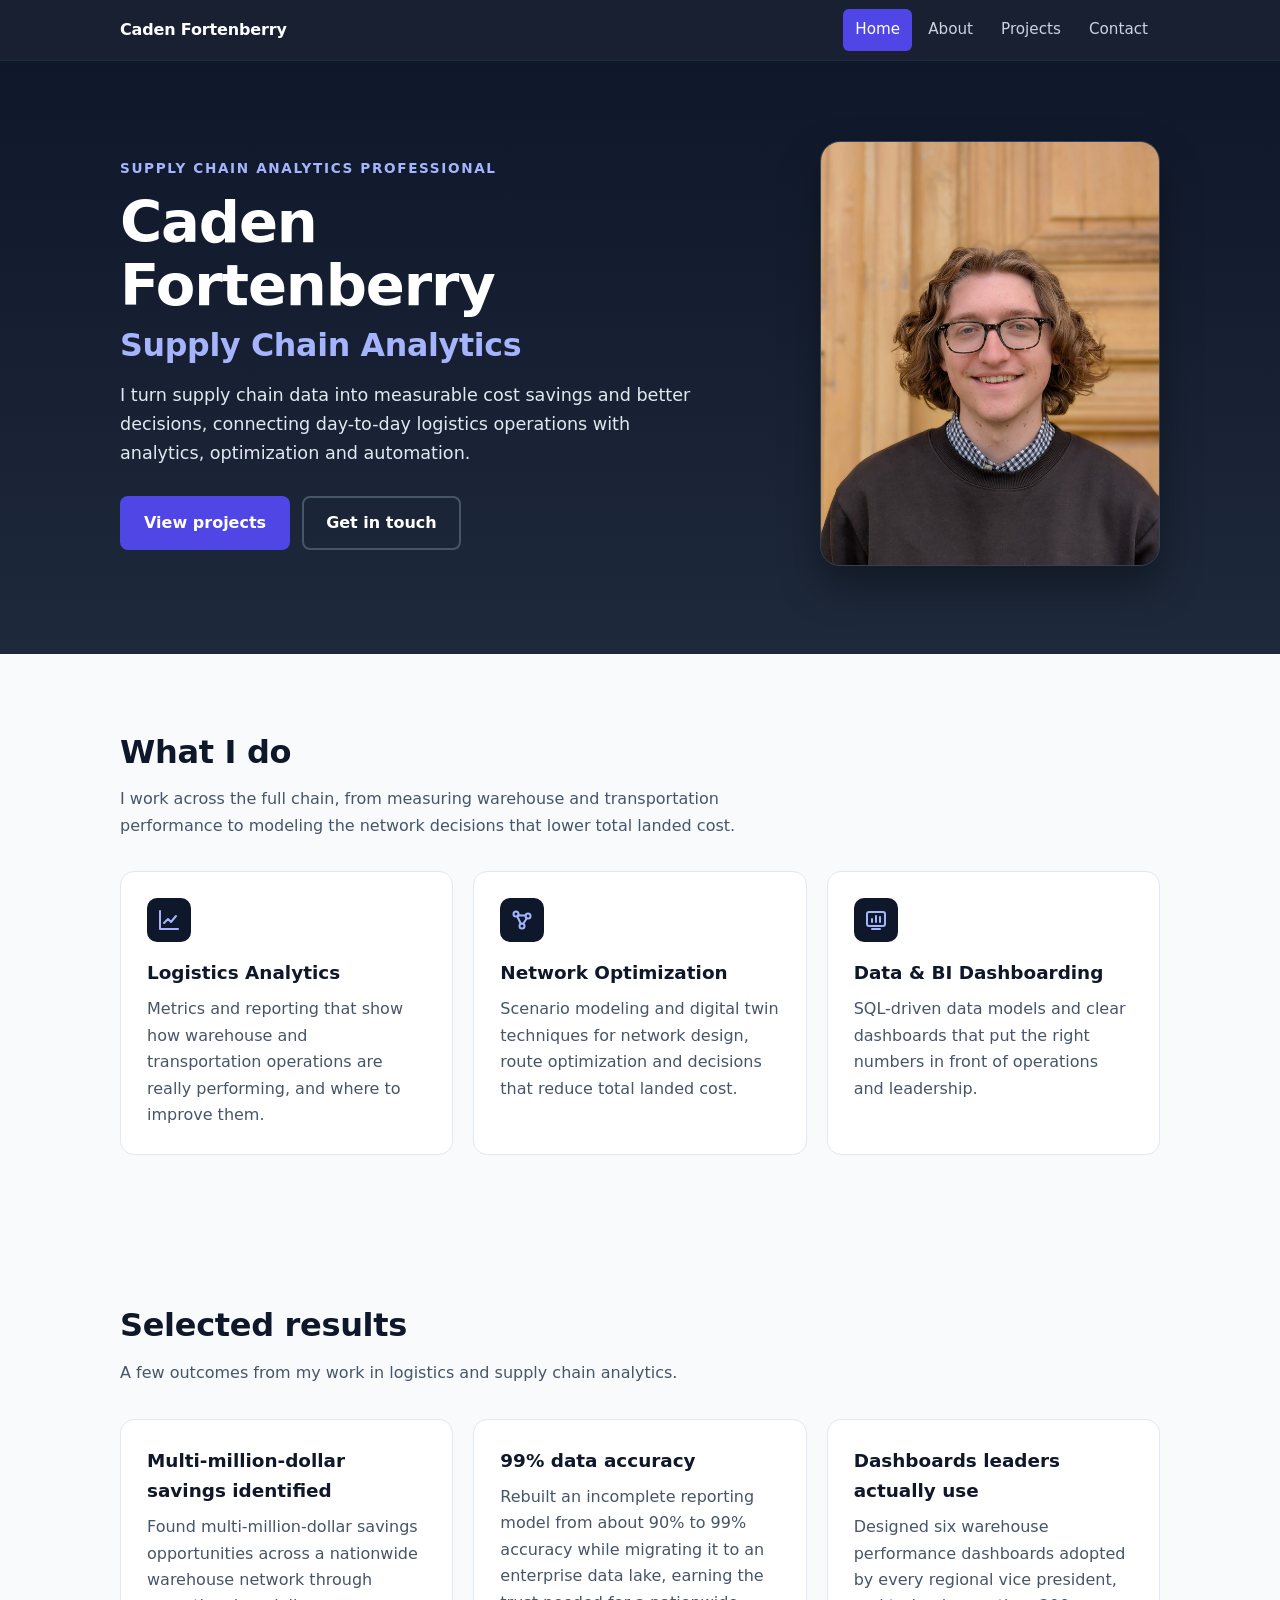
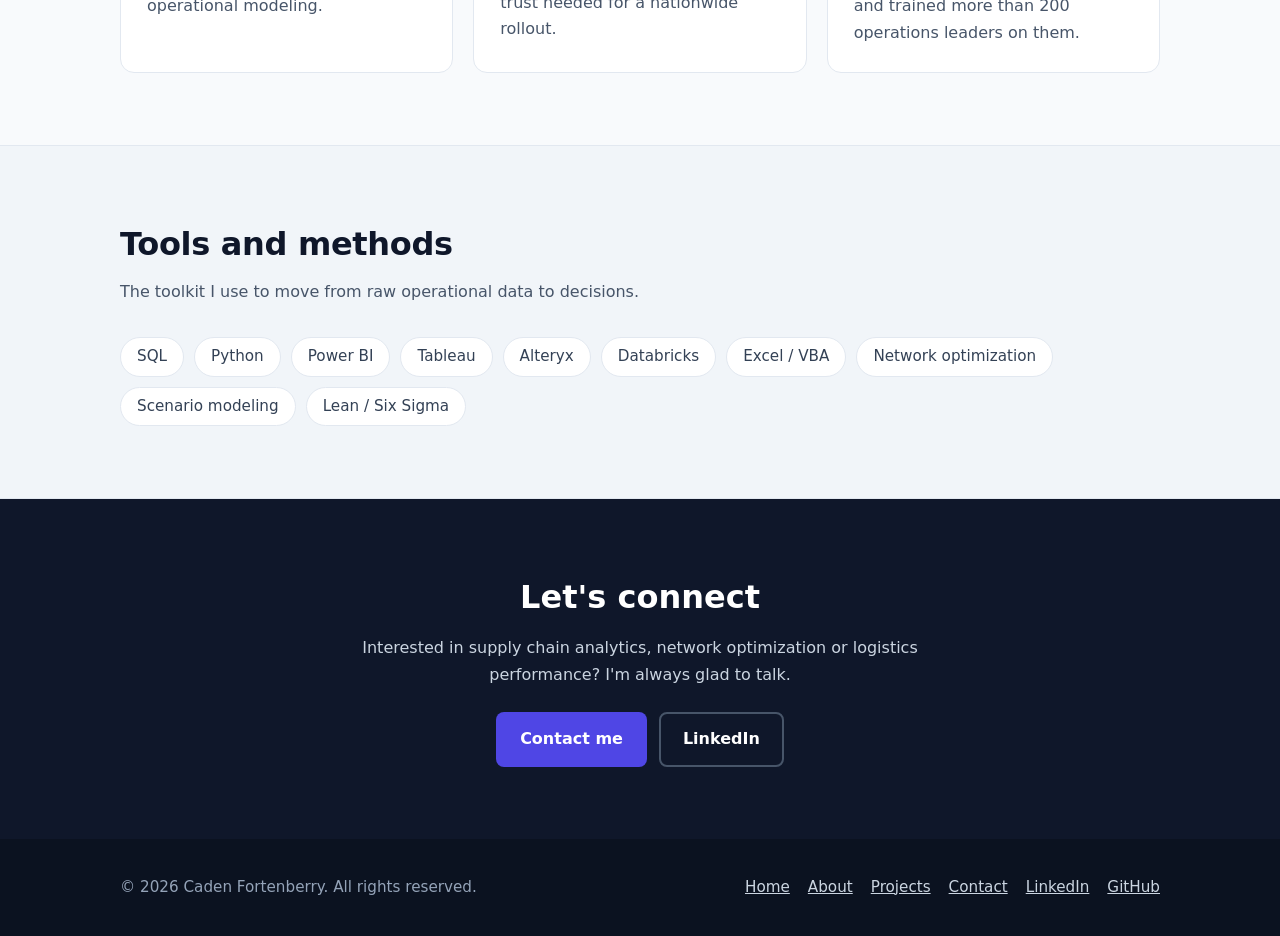
<file: index.html>
<!DOCTYPE html>
<html lang="en">
<head>
  <meta charset="utf-8">
  <meta name="viewport" content="width=device-width, initial-scale=1">
  <title>Caden Fortenberry | Supply Chain Analytics</title>
  <meta name="description" content="Caden Fortenberry is a supply chain analytics professional focused on logistics analytics, network optimization and BI dashboarding.">
  <link rel="canonical" href="https://cadenfortenberry.com/">
  <meta name="author" content="Caden Fortenberry">
  <meta name="robots" content="index, follow">
  <meta name="theme-color" content="#0f172a">

  <!-- Open Graph / social sharing -->
  <meta property="og:type" content="website">
  <meta property="og:site_name" content="Caden Fortenberry">
  <meta property="og:title" content="Caden Fortenberry | Supply Chain Analytics">
  <meta property="og:description" content="Supply chain analytics professional focused on logistics analytics, network optimization and BI dashboarding.">
  <meta property="og:url" content="https://cadenfortenberry.com/">
  <meta property="og:image" content="https://cadenfortenberry.com/images/og-image.jpg">
  <meta property="og:image:width" content="1200">
  <meta property="og:image:height" content="630">
  <meta property="og:image:alt" content="Caden Fortenberry, Supply Chain Analytics">
  <meta name="twitter:card" content="summary_large_image">
  <meta name="twitter:title" content="Caden Fortenberry | Supply Chain Analytics">
  <meta name="twitter:description" content="Supply chain analytics professional focused on logistics analytics, network optimization and BI dashboarding.">
  <meta name="twitter:image" content="https://cadenfortenberry.com/images/og-image.jpg">

  <link rel="icon" href="/favicon.ico" sizes="48x48">
  <link rel="icon" href="/favicon.svg" type="image/svg+xml">
  <link rel="icon" href="/favicon-96x96.png" type="image/png" sizes="96x96">
  <link rel="apple-touch-icon" href="/apple-touch-icon.png">
  <link rel="stylesheet" href="styles.css">

  <script type="application/ld+json">
  {
    "@context": "https://schema.org",
    "@graph": [
      {
        "@type": "WebSite",
        "@id": "https://cadenfortenberry.com/#website",
        "url": "https://cadenfortenberry.com/",
        "name": "Caden Fortenberry",
        "alternateName": ["Caden Fortenberry Website", "cadenfortenberry.com"],
        "publisher": { "@id": "https://cadenfortenberry.com/#person" },
        "inLanguage": "en"
      },
      {
        "@type": "Person",
        "@id": "https://cadenfortenberry.com/#person",
        "name": "Caden Fortenberry",
        "url": "https://cadenfortenberry.com/",
        "image": "https://cadenfortenberry.com/images/caden-fortenberry.jpg",
        "jobTitle": "Supply Chain Analytics Manager",
        "description": "Supply chain analytics manager who turns supply chain data into measurable cost savings and better decisions across logistics analytics and network optimization.",
        "alumniOf": {
          "@type": "CollegeOrUniversity",
          "name": "Texas A&M University"
        },
        "knowsAbout": [
          "Supply Chain Analytics",
          "Network Optimization",
          "Logistics Analytics",
          "Inventory Optimization",
          "Labor Management",
          "Continuous Improvement",
          "SQL",
          "Python",
          "Power BI",
          "Tableau"
        ],
        "sameAs": [
          "https://www.linkedin.com/in/caden-fortenberry",
          "https://github.com/cadenfortenberry"
        ]
      }
    ]
  }
  </script>
</head>
<body>
  <a class="skip-link" href="#main">Skip to main content</a>

  <header class="site-header">
    <div class="container nav">
      <a class="brand" href="index.html">Caden Fortenberry</a>
      <nav aria-label="Main navigation">
        <ul class="nav-links">
          <li><a href="index.html" aria-current="page">Home</a></li>
          <li><a href="about.html">About</a></li>
          <li><a href="projects.html">Projects</a></li>
          <li><a href="contact.html">Contact</a></li>
        </ul>
      </nav>
    </div>
  </header>

  <main id="main">
    <div class="hero">
      <div class="container hero-grid">
        <div>
          <p class="eyebrow">Supply chain analytics professional</p>
          <h1>Caden Fortenberry <span class="role">Supply Chain Analytics</span></h1>
          <p class="lead">I turn supply chain data into measurable cost savings and better decisions, connecting day-to-day logistics operations with analytics, optimization and automation.</p>
          <div class="btn-row">
            <a class="btn btn-primary" href="projects.html">View projects</a>
            <a class="btn btn-secondary" href="contact.html">Get in touch</a>
          </div>
        </div>
        <img class="hero-photo" src="images/caden-fortenberry.jpg" width="640" height="800" alt="Portrait of Caden Fortenberry, supply chain analytics professional">
      </div>
    </div>

    <section aria-labelledby="focus-heading">
      <div class="container">
        <h2 class="section-title" id="focus-heading">What I do</h2>
        <p class="section-intro">I work across the full chain, from measuring warehouse and transportation performance to modeling the network decisions that lower total landed cost.</p>
        <div class="cards">
          <article class="card">
            <div class="icon" aria-hidden="true">
              <svg viewBox="0 0 24 24" fill="none" stroke="currentColor" stroke-width="2" stroke-linecap="round" stroke-linejoin="round"><path d="M3 3v18h18"/><path d="M7 15l4-4 3 3 5-6"/></svg>
            </div>
            <h3>Logistics Analytics</h3>
            <p>Metrics and reporting that show how warehouse and transportation operations are really performing, and where to improve them.</p>
          </article>
          <article class="card">
            <div class="icon" aria-hidden="true">
              <svg viewBox="0 0 24 24" fill="none" stroke="currentColor" stroke-width="2" stroke-linecap="round" stroke-linejoin="round"><circle cx="6" cy="6" r="2.5"/><circle cx="18" cy="8" r="2.5"/><circle cx="12" cy="18" r="2.5"/><path d="M8.2 7.2l7.5.4M7.2 8.2l3.6 7.6M16.8 10.2l-3.6 5.6"/></svg>
            </div>
            <h3>Network Optimization</h3>
            <p>Scenario modeling and digital twin techniques for network design, route optimization and decisions that reduce total landed cost.</p>
          </article>
          <article class="card">
            <div class="icon" aria-hidden="true">
              <svg viewBox="0 0 24 24" fill="none" stroke="currentColor" stroke-width="2" stroke-linecap="round" stroke-linejoin="round"><rect x="3" y="4" width="18" height="14" rx="2"/><path d="M8 14v-3M12 14V8M16 14v-5M8 21h8"/></svg>
            </div>
            <h3>Data &amp; BI Dashboarding</h3>
            <p>SQL-driven data models and clear dashboards that put the right numbers in front of operations and leadership.</p>
          </article>
        </div>
      </div>
    </section>

    <section aria-labelledby="results-heading">
      <div class="container">
        <h2 class="section-title" id="results-heading">Selected results</h2>
        <p class="section-intro">A few outcomes from my work in logistics and supply chain analytics.</p>
        <div class="cards">
          <article class="card">
            <h3>Multi-million-dollar savings identified</h3>
            <p>Found multi-million-dollar savings opportunities across a nationwide warehouse network through operational modeling.</p>
          </article>
          <article class="card">
            <h3>99% data accuracy</h3>
            <p>Rebuilt an incomplete reporting model from about 90% to 99% accuracy while migrating it to an enterprise data lake, earning the trust needed for a nationwide rollout.</p>
          </article>
          <article class="card">
            <h3>Dashboards leaders actually use</h3>
            <p>Designed six warehouse performance dashboards adopted by every regional vice president, and trained more than 200 operations leaders on them.</p>
          </article>
        </div>
      </div>
    </section>

    <section class="band" aria-labelledby="tools-heading">
      <div class="container">
        <h2 class="section-title" id="tools-heading">Tools and methods</h2>
        <p class="section-intro">The toolkit I use to move from raw operational data to decisions.</p>
        <ul class="tool-list">
          <li>SQL</li>
          <li>Python</li>
          <li>Power BI</li>
          <li>Tableau</li>
          <li>Alteryx</li>
          <li>Databricks</li>
          <li>Excel / VBA</li>
          <li>Network optimization</li>
          <li>Scenario modeling</li>
          <li>Lean / Six Sigma</li>
        </ul>
      </div>
    </section>

    <section class="cta" aria-labelledby="cta-heading">
      <div class="container">
        <h2 id="cta-heading">Let's connect</h2>
        <p>Interested in supply chain analytics, network optimization or logistics performance? I'm always glad to talk.</p>
        <div class="btn-row">
          <a class="btn btn-primary" href="contact.html">Contact me</a>
          <a class="btn btn-secondary" href="https://www.linkedin.com/in/caden-fortenberry" rel="me noopener" target="_blank">LinkedIn</a>
        </div>
      </div>
    </section>
  </main>

  <footer class="site-footer">
    <div class="container footer-grid">
      <p class="copyright">&copy; 2026 Caden Fortenberry. All rights reserved.</p>
      <ul class="footer-links">
        <li><a href="index.html">Home</a></li>
        <li><a href="about.html">About</a></li>
        <li><a href="projects.html">Projects</a></li>
        <li><a href="contact.html">Contact</a></li>
        <li><a href="https://www.linkedin.com/in/caden-fortenberry" rel="me noopener" target="_blank">LinkedIn</a></li>
        <li><a href="https://github.com/cadenfortenberry" rel="me noopener" target="_blank">GitHub</a></li>
      </ul>
    </div>
  </footer>
</body>
</html>
</file>
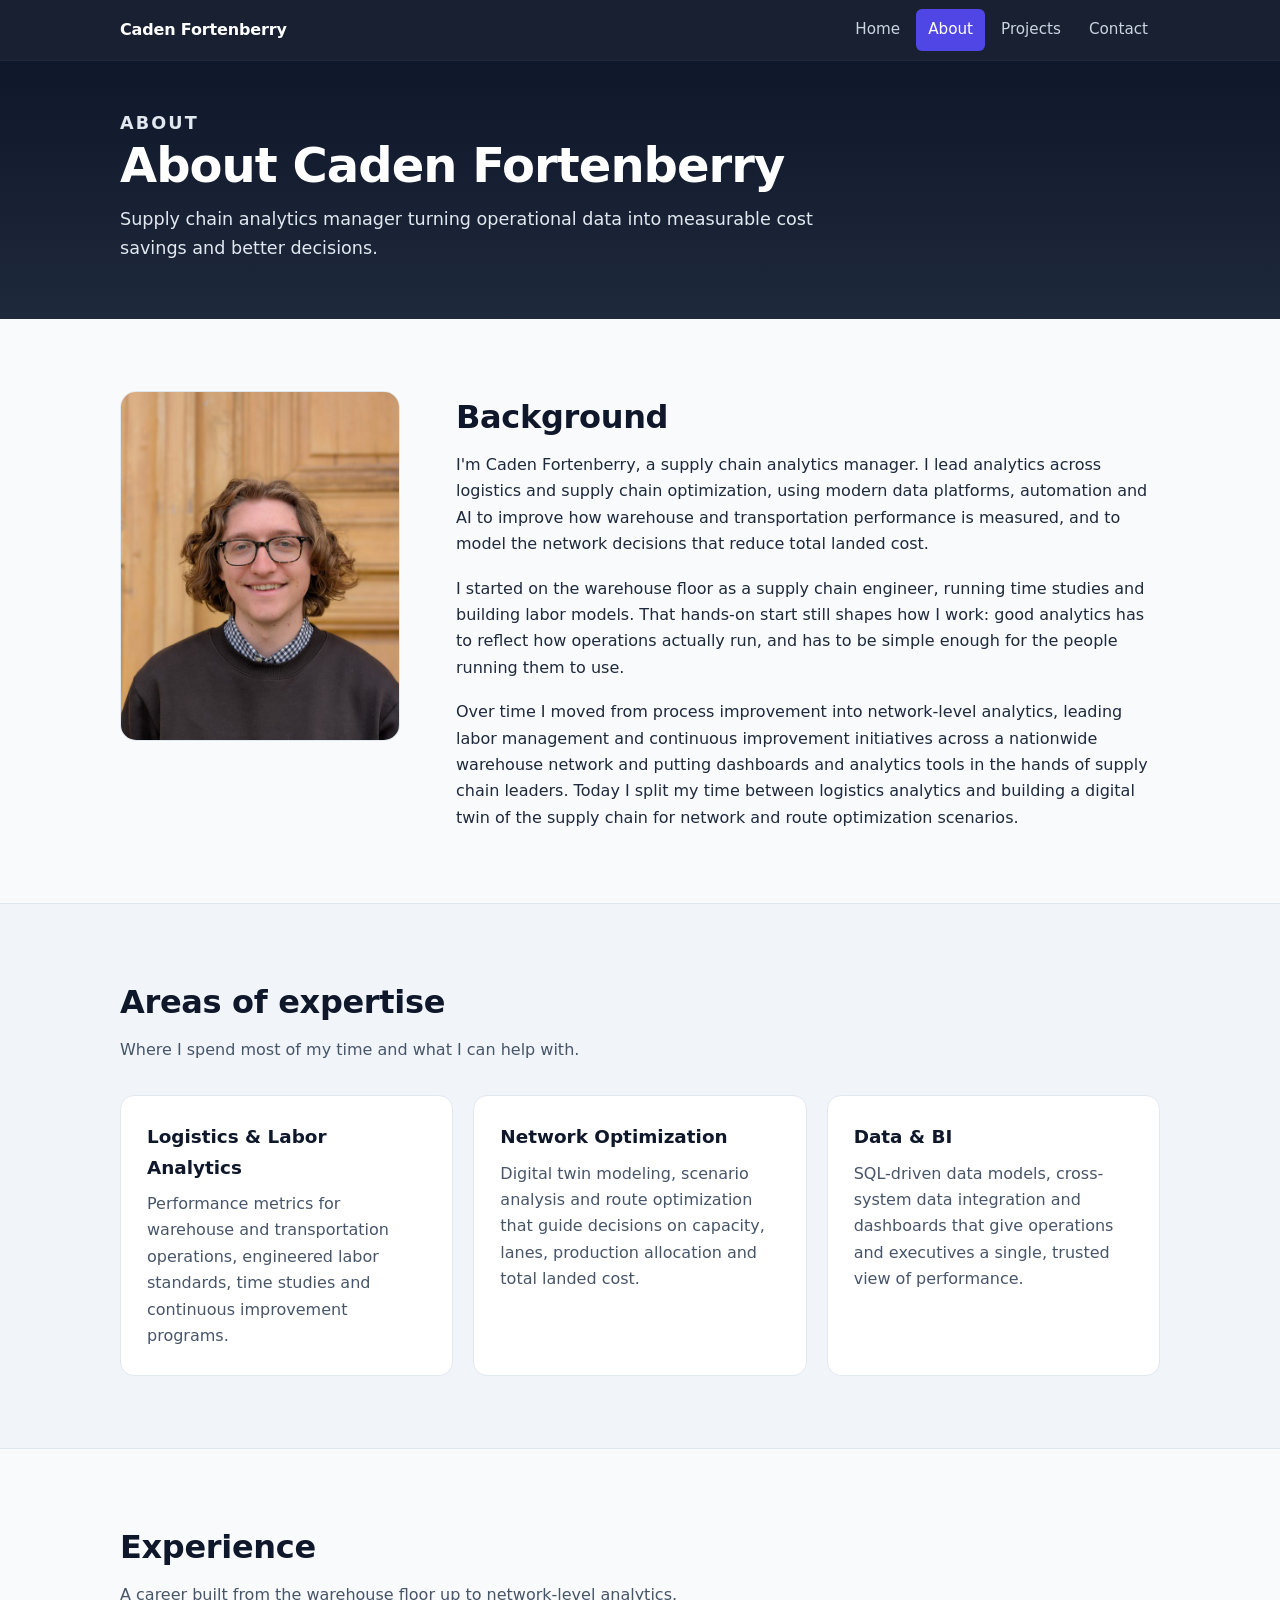
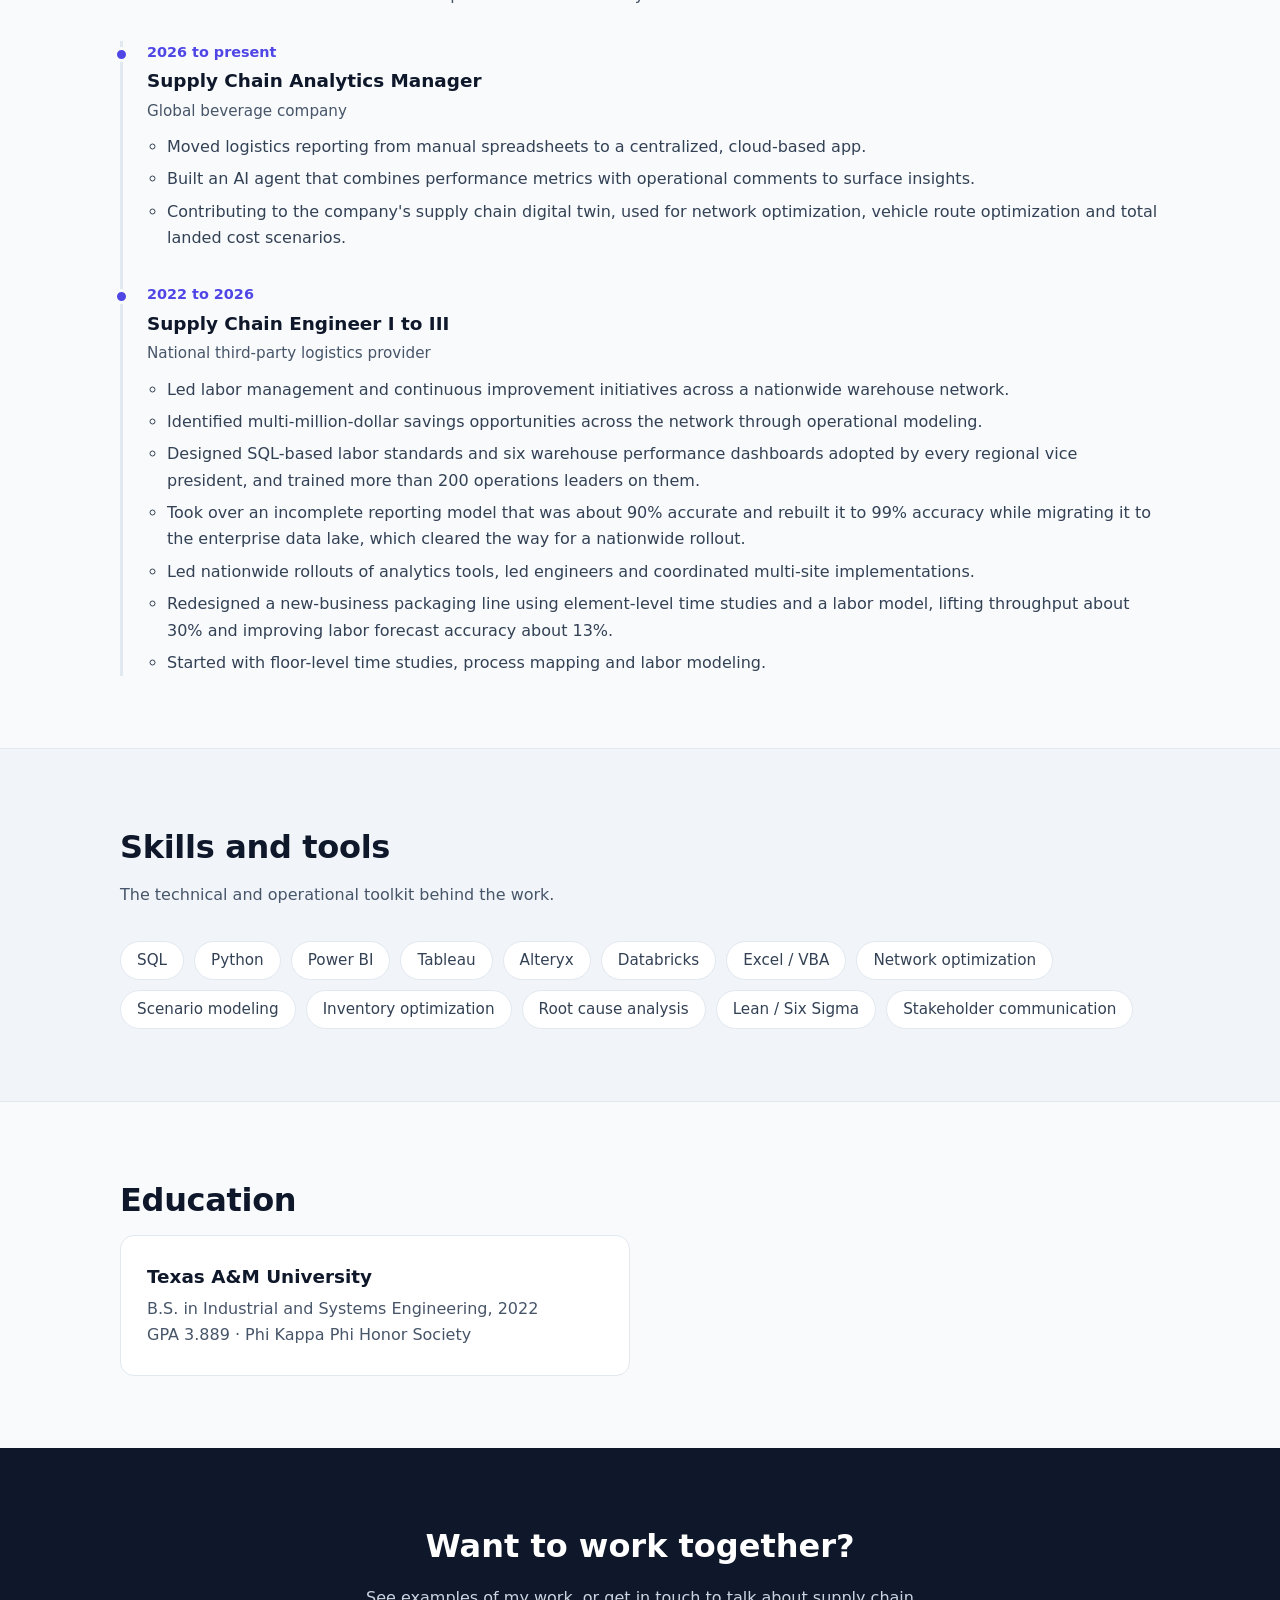
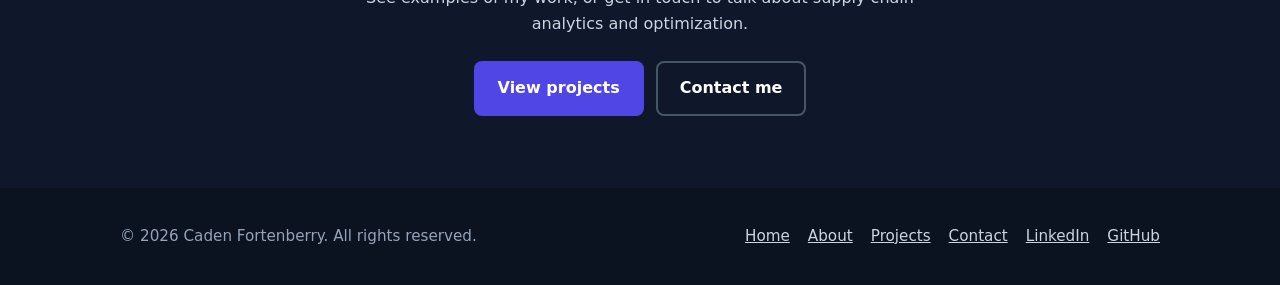
<file: about.html>
<!DOCTYPE html>
<html lang="en">
<head>
  <meta charset="utf-8">
  <meta name="viewport" content="width=device-width, initial-scale=1">
  <title>About Caden Fortenberry | Supply Chain Analytics</title>
  <meta name="description" content="About Caden Fortenberry: a supply chain analytics manager with experience in logistics analytics, labor management and network optimization.">
  <link rel="canonical" href="https://cadenfortenberry.com/about.html">
  <meta name="author" content="Caden Fortenberry">
  <meta name="robots" content="index, follow">
  <meta name="theme-color" content="#0f172a">

  <meta property="og:type" content="profile">
  <meta property="og:site_name" content="Caden Fortenberry">
  <meta property="og:title" content="About Caden Fortenberry | Supply Chain Analytics">
  <meta property="og:description" content="Supply chain analytics manager with experience in logistics analytics, labor management, network optimization and BI dashboarding.">
  <meta property="og:url" content="https://cadenfortenberry.com/about.html">
  <meta property="og:image" content="https://cadenfortenberry.com/images/og-image.jpg">
  <meta property="og:image:width" content="1200">
  <meta property="og:image:height" content="630">
  <meta property="og:image:alt" content="Caden Fortenberry, Supply Chain Analytics">
  <meta property="profile:first_name" content="Caden">
  <meta property="profile:last_name" content="Fortenberry">
  <meta name="twitter:card" content="summary_large_image">
  <meta name="twitter:title" content="About Caden Fortenberry | Supply Chain Analytics">
  <meta name="twitter:description" content="Supply chain analytics manager with experience in logistics analytics, labor management, network optimization and BI dashboarding.">
  <meta name="twitter:image" content="https://cadenfortenberry.com/images/og-image.jpg">

  <link rel="icon" href="/favicon.ico" sizes="48x48">
  <link rel="icon" href="/favicon.svg" type="image/svg+xml">
  <link rel="icon" href="/favicon-96x96.png" type="image/png" sizes="96x96">
  <link rel="apple-touch-icon" href="/apple-touch-icon.png">
  <link rel="stylesheet" href="styles.css">

  <script type="application/ld+json">
  {
    "@context": "https://schema.org",
    "@graph": [
      {
        "@type": "ProfilePage",
        "@id": "https://cadenfortenberry.com/about.html#webpage",
        "url": "https://cadenfortenberry.com/about.html",
        "name": "About Caden Fortenberry | Supply Chain Analytics",
        "dateModified": "2026-10-24",
        "isPartOf": { "@id": "https://cadenfortenberry.com/#website" },
        "mainEntity": { "@id": "https://cadenfortenberry.com/#person" }
      },
      {
        "@type": "Person",
        "@id": "https://cadenfortenberry.com/#person",
        "name": "Caden Fortenberry",
        "url": "https://cadenfortenberry.com/",
        "image": "https://cadenfortenberry.com/images/caden-fortenberry.jpg",
        "jobTitle": "Supply Chain Analytics Manager",
        "description": "Supply chain analytics manager who turns supply chain data into measurable cost savings and better decisions across logistics analytics and network optimization.",
        "alumniOf": {
          "@type": "CollegeOrUniversity",
          "name": "Texas A&M University"
        },
        "knowsAbout": [
          "Supply Chain Analytics",
          "Network Optimization",
          "Logistics Analytics",
          "Inventory Optimization",
          "Labor Management",
          "Continuous Improvement",
          "SQL",
          "Python",
          "Power BI",
          "Tableau"
        ],
        "sameAs": [
          "https://www.linkedin.com/in/caden-fortenberry",
          "https://github.com/cadenfortenberry"
        ]
      }
    ]
  }
  </script>
</head>
<body>
  <a class="skip-link" href="#main">Skip to main content</a>

  <header class="site-header">
    <div class="container nav">
      <a class="brand" href="index.html">Caden Fortenberry</a>
      <nav aria-label="Main navigation">
        <ul class="nav-links">
          <li><a href="index.html">Home</a></li>
          <li><a href="about.html" aria-current="page">About</a></li>
          <li><a href="projects.html">Projects</a></li>
          <li><a href="contact.html">Contact</a></li>
        </ul>
      </nav>
    </div>
  </header>

  <main id="main">
    <div class="page-hero">
      <div class="container">
        <p class="eyebrow">About</p>
        <h1>About Caden Fortenberry</h1>
        <p>Supply chain analytics manager turning operational data into measurable cost savings and better decisions.</p>
      </div>
    </div>

    <section aria-labelledby="story-heading">
      <div class="container about-grid">
        <img class="about-photo" src="images/caden-fortenberry.jpg" width="640" height="800" alt="Portrait of Caden Fortenberry">
        <div>
          <h2 class="section-title" id="story-heading">Background</h2>
          <div class="prose">
            <p>I'm Caden Fortenberry, a supply chain analytics manager. I lead analytics across logistics and supply chain optimization, using modern data platforms, automation and AI to improve how warehouse and transportation performance is measured, and to model the network decisions that reduce total landed cost.</p>
            <p>I started on the warehouse floor as a supply chain engineer, running time studies and building labor models. That hands-on start still shapes how I work: good analytics has to reflect how operations actually run, and has to be simple enough for the people running them to use.</p>
            <p>Over time I moved from process improvement into network-level analytics, leading labor management and continuous improvement initiatives across a nationwide warehouse network and putting dashboards and analytics tools in the hands of supply chain leaders. Today I split my time between logistics analytics and building a digital twin of the supply chain for network and route optimization scenarios.</p>
          </div>
        </div>
      </div>
    </section>

    <section class="band" aria-labelledby="expertise-heading">
      <div class="container">
        <h2 class="section-title" id="expertise-heading">Areas of expertise</h2>
        <p class="section-intro">Where I spend most of my time and what I can help with.</p>
        <div class="cards">
          <article class="card">
            <h3>Logistics &amp; Labor Analytics</h3>
            <p>Performance metrics for warehouse and transportation operations, engineered labor standards, time studies and continuous improvement programs.</p>
          </article>
          <article class="card">
            <h3>Network Optimization</h3>
            <p>Digital twin modeling, scenario analysis and route optimization that guide decisions on capacity, lanes, production allocation and total landed cost.</p>
          </article>
          <article class="card">
            <h3>Data &amp; BI</h3>
            <p>SQL-driven data models, cross-system data integration and dashboards that give operations and executives a single, trusted view of performance.</p>
          </article>
        </div>
      </div>
    </section>

    <section aria-labelledby="experience-heading">
      <div class="container">
        <h2 class="section-title" id="experience-heading">Experience</h2>
        <p class="section-intro">A career built from the warehouse floor up to network-level analytics.</p>
        <ol class="timeline">
          <li>
            <p class="when">2026 to present</p>
            <h3>Supply Chain Analytics Manager</h3>
            <p class="where">Global beverage company</p>
            <ul>
              <li>Moved logistics reporting from manual spreadsheets to a centralized, cloud-based app.</li>
              <li>Built an AI agent that combines performance metrics with operational comments to surface insights.</li>
              <li>Contributing to the company's supply chain digital twin, used for network optimization, vehicle route optimization and total landed cost scenarios.</li>
            </ul>
          </li>
          <li>
            <p class="when">2022 to 2026</p>
            <h3>Supply Chain Engineer I to III</h3>
            <p class="where">National third-party logistics provider</p>
            <ul>
              <li>Led labor management and continuous improvement initiatives across a nationwide warehouse network.</li>
              <li>Identified multi-million-dollar savings opportunities across the network through operational modeling.</li>
              <li>Designed SQL-based labor standards and six warehouse performance dashboards adopted by every regional vice president, and trained more than 200 operations leaders on them.</li>
              <li>Took over an incomplete reporting model that was about 90% accurate and rebuilt it to 99% accuracy while migrating it to the enterprise data lake, which cleared the way for a nationwide rollout.</li>
              <li>Led nationwide rollouts of analytics tools, led engineers and coordinated multi-site implementations.</li>
              <li>Redesigned a new-business packaging line using element-level time studies and a labor model, lifting throughput about 30% and improving labor forecast accuracy about 13%.</li>
              <li>Started with floor-level time studies, process mapping and labor modeling.</li>
            </ul>
          </li>
        </ol>
      </div>
    </section>

    <section class="band" aria-labelledby="skills-heading">
      <div class="container">
        <h2 class="section-title" id="skills-heading">Skills and tools</h2>
        <p class="section-intro">The technical and operational toolkit behind the work.</p>
        <ul class="tool-list">
          <li>SQL</li>
          <li>Python</li>
          <li>Power BI</li>
          <li>Tableau</li>
          <li>Alteryx</li>
          <li>Databricks</li>
          <li>Excel / VBA</li>
          <li>Network optimization</li>
          <li>Scenario modeling</li>
          <li>Inventory optimization</li>
          <li>Root cause analysis</li>
          <li>Lean / Six Sigma</li>
          <li>Stakeholder communication</li>
        </ul>
      </div>
    </section>

    <section aria-labelledby="education-heading">
      <div class="container">
        <h2 class="section-title" id="education-heading">Education</h2>
        <div class="two-col">
          <div class="edu">
            <h3>Texas A&amp;M University</h3>
            <p>B.S. in Industrial and Systems Engineering, 2022</p>
            <p>GPA 3.889 &middot; Phi Kappa Phi Honor Society</p>
          </div>
        </div>
      </div>
    </section>

    <section class="cta" aria-labelledby="cta-heading">
      <div class="container">
        <h2 id="cta-heading">Want to work together?</h2>
        <p>See examples of my work, or get in touch to talk about supply chain analytics and optimization.</p>
        <div class="btn-row">
          <a class="btn btn-primary" href="projects.html">View projects</a>
          <a class="btn btn-secondary" href="contact.html">Contact me</a>
        </div>
      </div>
    </section>
  </main>

  <footer class="site-footer">
    <div class="container footer-grid">
      <p class="copyright">&copy; 2026 Caden Fortenberry. All rights reserved.</p>
      <ul class="footer-links">
        <li><a href="index.html">Home</a></li>
        <li><a href="about.html">About</a></li>
        <li><a href="projects.html">Projects</a></li>
        <li><a href="contact.html">Contact</a></li>
        <li><a href="https://www.linkedin.com/in/caden-fortenberry" rel="me noopener" target="_blank">LinkedIn</a></li>
        <li><a href="https://github.com/cadenfortenberry" rel="me noopener" target="_blank">GitHub</a></li>
      </ul>
    </div>
  </footer>
</body>
</html>
</file>
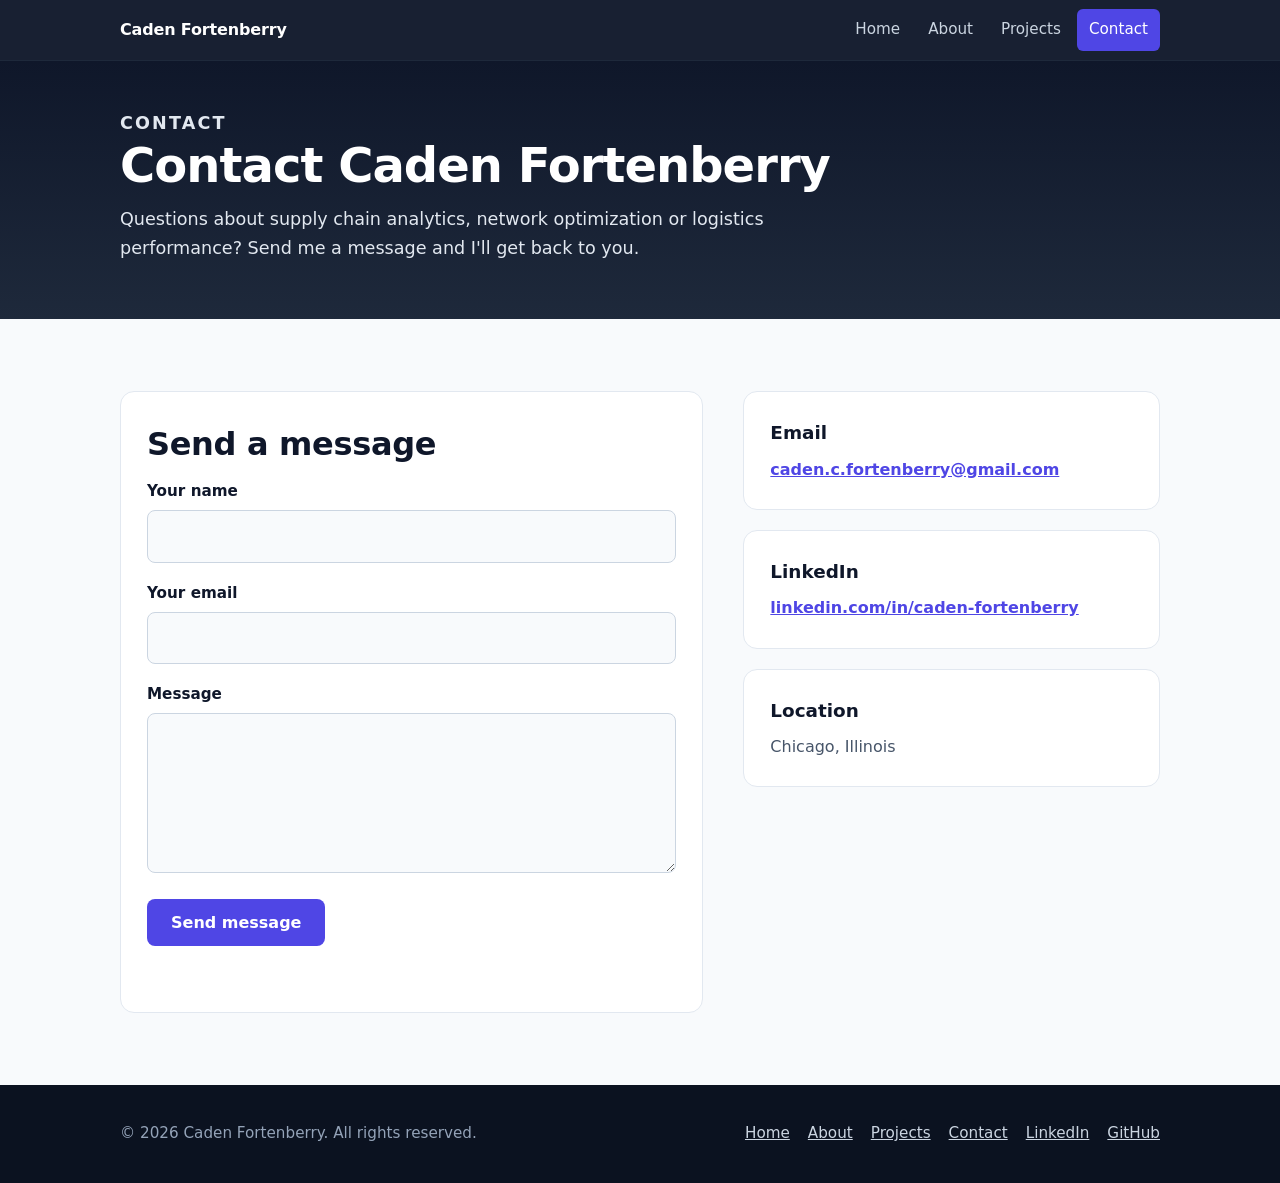
<file: contact.html>
<!DOCTYPE html>
<html lang="en">
<head>
  <meta charset="utf-8">
  <meta name="viewport" content="width=device-width, initial-scale=1">
  <title>Contact Caden Fortenberry | Supply Chain Analytics</title>
  <meta name="description" content="Get in touch with Caden Fortenberry about supply chain analytics, network optimization and logistics performance. Send a message or connect on LinkedIn.">
  <link rel="canonical" href="https://cadenfortenberry.com/contact.html">
  <meta name="author" content="Caden Fortenberry">
  <meta name="robots" content="index, follow">
  <meta name="theme-color" content="#0f172a">

  <meta property="og:type" content="website">
  <meta property="og:site_name" content="Caden Fortenberry">
  <meta property="og:title" content="Contact Caden Fortenberry | Supply Chain Analytics">
  <meta property="og:description" content="Get in touch with Caden Fortenberry about supply chain analytics, network optimization and logistics performance.">
  <meta property="og:url" content="https://cadenfortenberry.com/contact.html">
  <meta property="og:image" content="https://cadenfortenberry.com/images/og-image.jpg">
  <meta property="og:image:width" content="1200">
  <meta property="og:image:height" content="630">
  <meta property="og:image:alt" content="Caden Fortenberry, Supply Chain Analytics">
  <meta name="twitter:card" content="summary_large_image">
  <meta name="twitter:title" content="Contact Caden Fortenberry | Supply Chain Analytics">
  <meta name="twitter:description" content="Get in touch with Caden Fortenberry about supply chain analytics, network optimization and logistics performance.">
  <meta name="twitter:image" content="https://cadenfortenberry.com/images/og-image.jpg">

  <link rel="icon" href="/favicon.ico" sizes="48x48">
  <link rel="icon" href="/favicon.svg" type="image/svg+xml">
  <link rel="icon" href="/favicon-96x96.png" type="image/png" sizes="96x96">
  <link rel="apple-touch-icon" href="/apple-touch-icon.png">
  <link rel="stylesheet" href="styles.css">

  <script type="application/ld+json">
  {
    "@context": "https://schema.org",
    "@graph": [
      {
        "@type": "ContactPage",
        "@id": "https://cadenfortenberry.com/contact.html#webpage",
        "url": "https://cadenfortenberry.com/contact.html",
        "name": "Contact Caden Fortenberry | Supply Chain Analytics",
        "mainEntity": { "@id": "https://cadenfortenberry.com/#person" }
      },
      {
        "@type": "Person",
        "@id": "https://cadenfortenberry.com/#person",
        "name": "Caden Fortenberry",
        "url": "https://cadenfortenberry.com/",
        "image": "https://cadenfortenberry.com/images/caden-fortenberry.jpg",
        "jobTitle": "Supply Chain Analytics Manager",
        "description": "Supply chain analytics manager who turns supply chain data into measurable cost savings and better decisions across logistics analytics and network optimization.",
        "alumniOf": {
          "@type": "CollegeOrUniversity",
          "name": "Texas A&M University"
        },
        "knowsAbout": [
          "Supply Chain Analytics",
          "Network Optimization",
          "Logistics Analytics",
          "Inventory Optimization",
          "Labor Management",
          "Continuous Improvement",
          "SQL",
          "Python",
          "Power BI",
          "Tableau"
        ],
        "sameAs": [
          "https://www.linkedin.com/in/caden-fortenberry",
          "https://github.com/cadenfortenberry"
        ]
      }
    ]
  }
  </script>
</head>
<body>
  <a class="skip-link" href="#main">Skip to main content</a>

  <header class="site-header">
    <div class="container nav">
      <a class="brand" href="index.html">Caden Fortenberry</a>
      <nav aria-label="Main navigation">
        <ul class="nav-links">
          <li><a href="index.html">Home</a></li>
          <li><a href="about.html">About</a></li>
          <li><a href="projects.html">Projects</a></li>
          <li><a href="contact.html" aria-current="page">Contact</a></li>
        </ul>
      </nav>
    </div>
  </header>

  <main id="main">
    <div class="page-hero">
      <div class="container">
        <p class="eyebrow">Contact</p>
        <h1>Contact Caden Fortenberry</h1>
        <p>Questions about supply chain analytics, network optimization or logistics performance? Send me a message and I'll get back to you.</p>
      </div>
    </div>

    <section aria-labelledby="form-heading">
      <div class="container contact-grid">
        <form class="contact-form" id="contact-form" action="https://api.web3forms.com/submit" method="POST">
          <h2 class="section-title" id="form-heading">Send a message</h2>
          <input type="hidden" name="access_key" value="b1ca94e2-7901-40ab-bf38-f4f3aea0a0a5">
          <input type="hidden" name="subject" value="New message from cadenfortenberry.com">
          <input type="hidden" name="from_name" value="cadenfortenberry.com">
          <input type="checkbox" name="botcheck" class="honeypot" tabindex="-1" autocomplete="off" aria-hidden="true">

          <div class="field">
            <label for="name">Your name</label>
            <input type="text" id="name" name="name" autocomplete="name" required>
          </div>
          <div class="field">
            <label for="email">Your email</label>
            <input type="email" id="email" name="email" autocomplete="email" required>
          </div>
          <div class="field">
            <label for="message">Message</label>
            <textarea id="message" name="message" required></textarea>
          </div>
          <button class="btn btn-primary" type="submit" id="submit-btn">Send message</button>
          <p class="form-status" id="form-status" role="status" aria-live="polite"></p>
        </form>

        <aside class="contact-side" aria-label="Other ways to connect">
          <div class="card">
            <h3>Email</h3>
            <p><a href="#" id="email-link" data-u="caden.c.fortenberry" data-d="gmail.com">Email me</a></p>
            <noscript><p>Enable JavaScript to see my email address, or use the form or LinkedIn.</p></noscript>
          </div>
          <div class="card">
            <h3>LinkedIn</h3>
            <p><a href="https://www.linkedin.com/in/caden-fortenberry" rel="me noopener" target="_blank">linkedin.com/in/caden-fortenberry</a></p>
          </div>
          <div class="card">
            <h3>Location</h3>
            <p>Chicago, Illinois</p>
          </div>
        </aside>
      </div>
    </section>
  </main>

  <footer class="site-footer">
    <div class="container footer-grid">
      <p class="copyright">&copy; 2026 Caden Fortenberry. All rights reserved.</p>
      <ul class="footer-links">
        <li><a href="index.html">Home</a></li>
        <li><a href="about.html">About</a></li>
        <li><a href="projects.html">Projects</a></li>
        <li><a href="contact.html">Contact</a></li>
        <li><a href="https://www.linkedin.com/in/caden-fortenberry" rel="me noopener" target="_blank">LinkedIn</a></li>
        <li><a href="https://github.com/cadenfortenberry" rel="me noopener" target="_blank">GitHub</a></li>
      </ul>
    </div>
  </footer>

  <script>
    // Build the email link in the browser so the address is not in the page source.
    (function () {
      var link = document.getElementById('email-link');
      var address = link.getAttribute('data-u') + '@' + link.getAttribute('data-d');
      link.href = 'mailto:' + address;
      link.textContent = address;
    })();

    // Send the form without leaving the page.
    (function () {
      var form = document.getElementById('contact-form');
      var button = document.getElementById('submit-btn');
      var status = document.getElementById('form-status');

      form.addEventListener('submit', function (event) {
        event.preventDefault();
        status.className = 'form-status';
        status.textContent = 'Sending...';
        button.disabled = true;

        fetch(form.action, {
          method: 'POST',
          headers: { 'Accept': 'application/json' },
          body: new FormData(form)
        })
          .then(function (response) { return response.json(); })
          .then(function (data) {
            if (data.success) {
              form.reset();
              status.className = 'form-status ok';
              status.textContent = 'Thanks! Your message was sent. I will reply soon.';
            } else {
              throw new Error(data.message || 'Request failed');
            }
          })
          .catch(function () {
            status.className = 'form-status err';
            status.textContent = 'Sorry, something went wrong. Please email me directly or message me on LinkedIn.';
          })
          .finally(function () { button.disabled = false; });
      });
    })();
  </script>
</body>
</html>
</file>
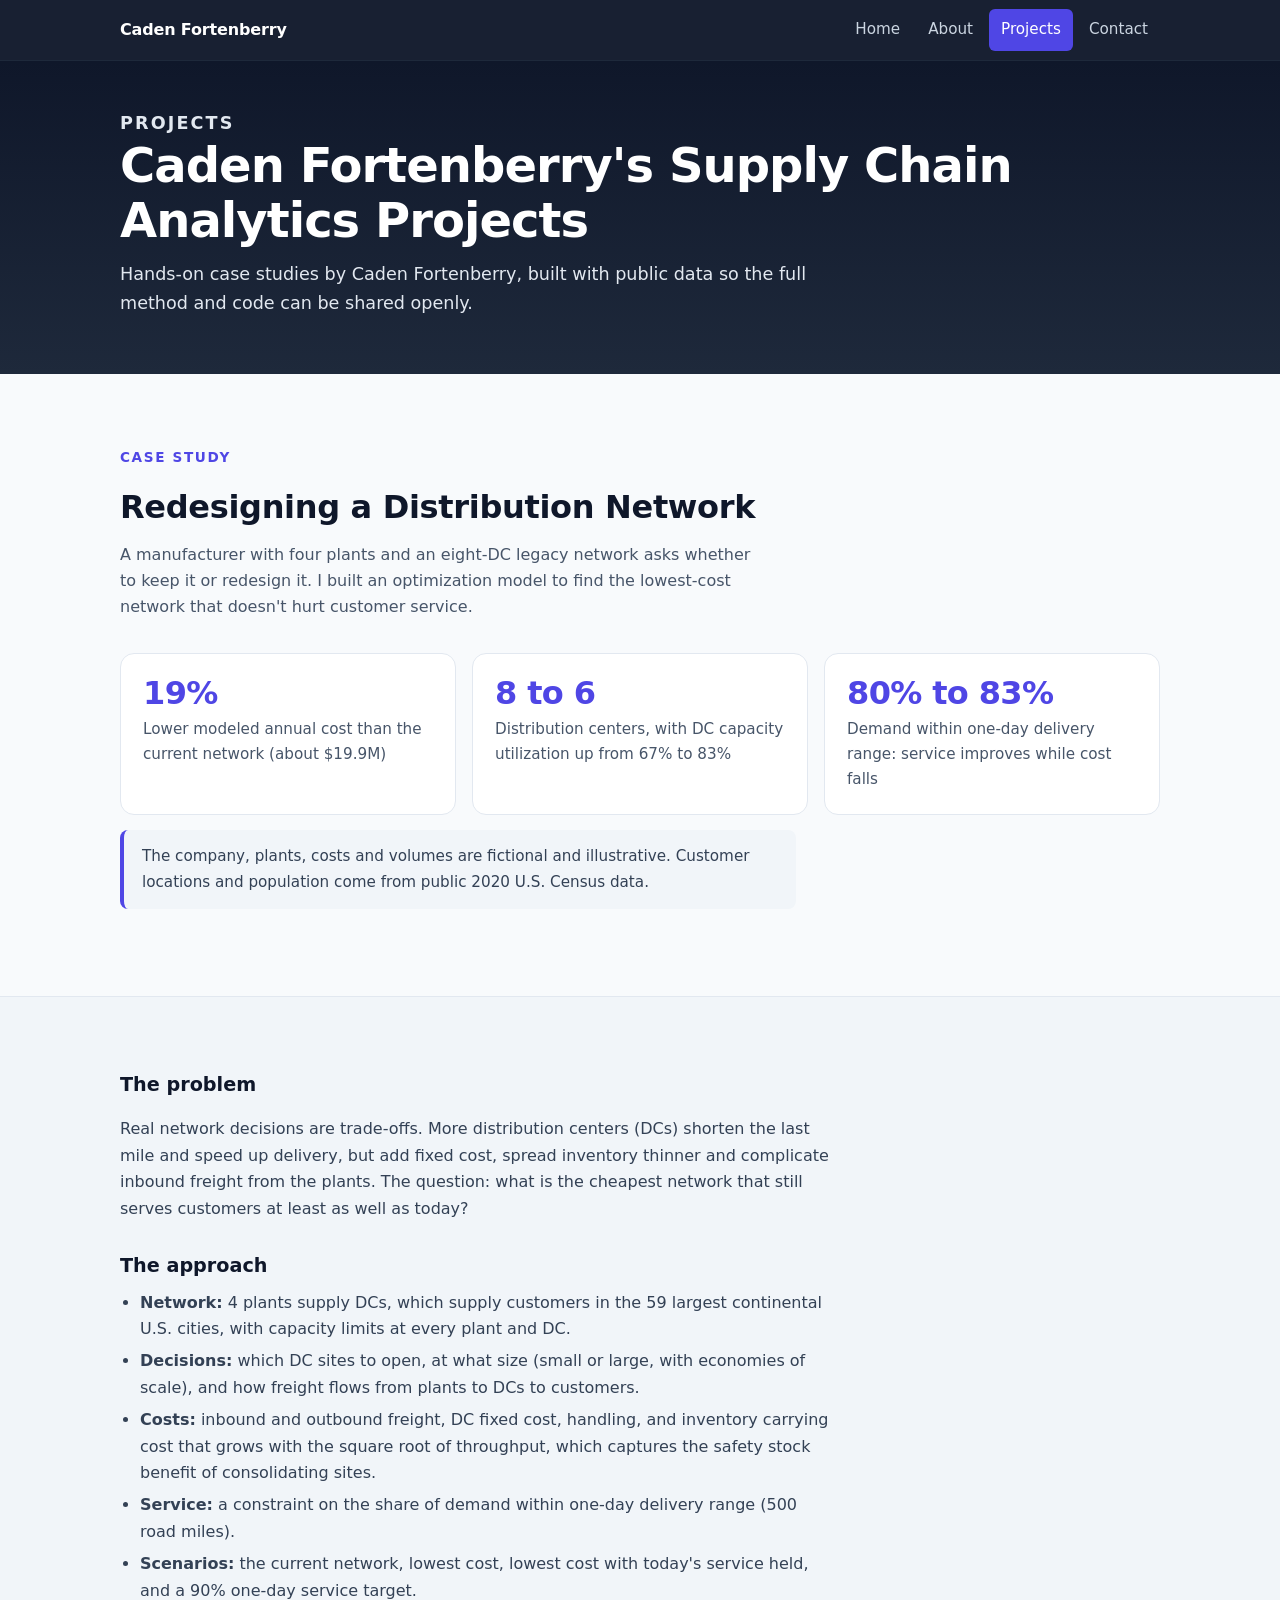
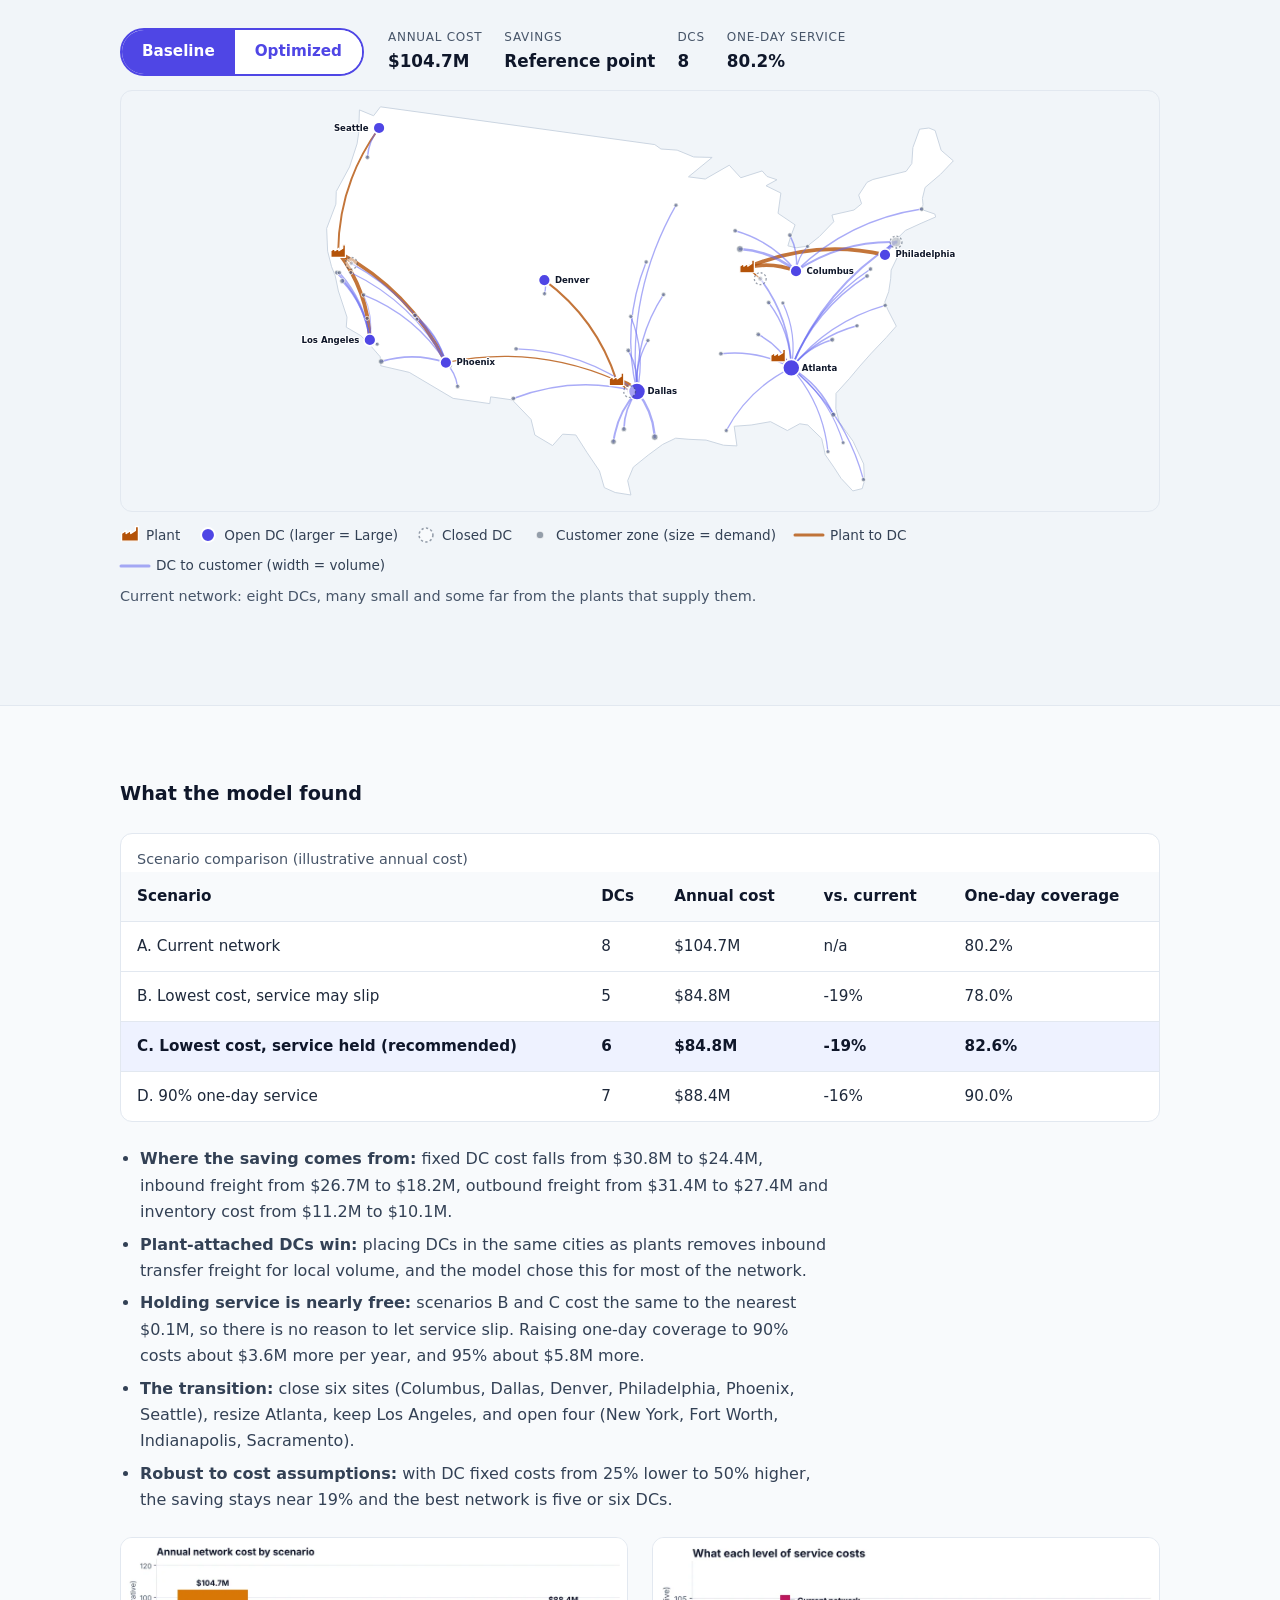
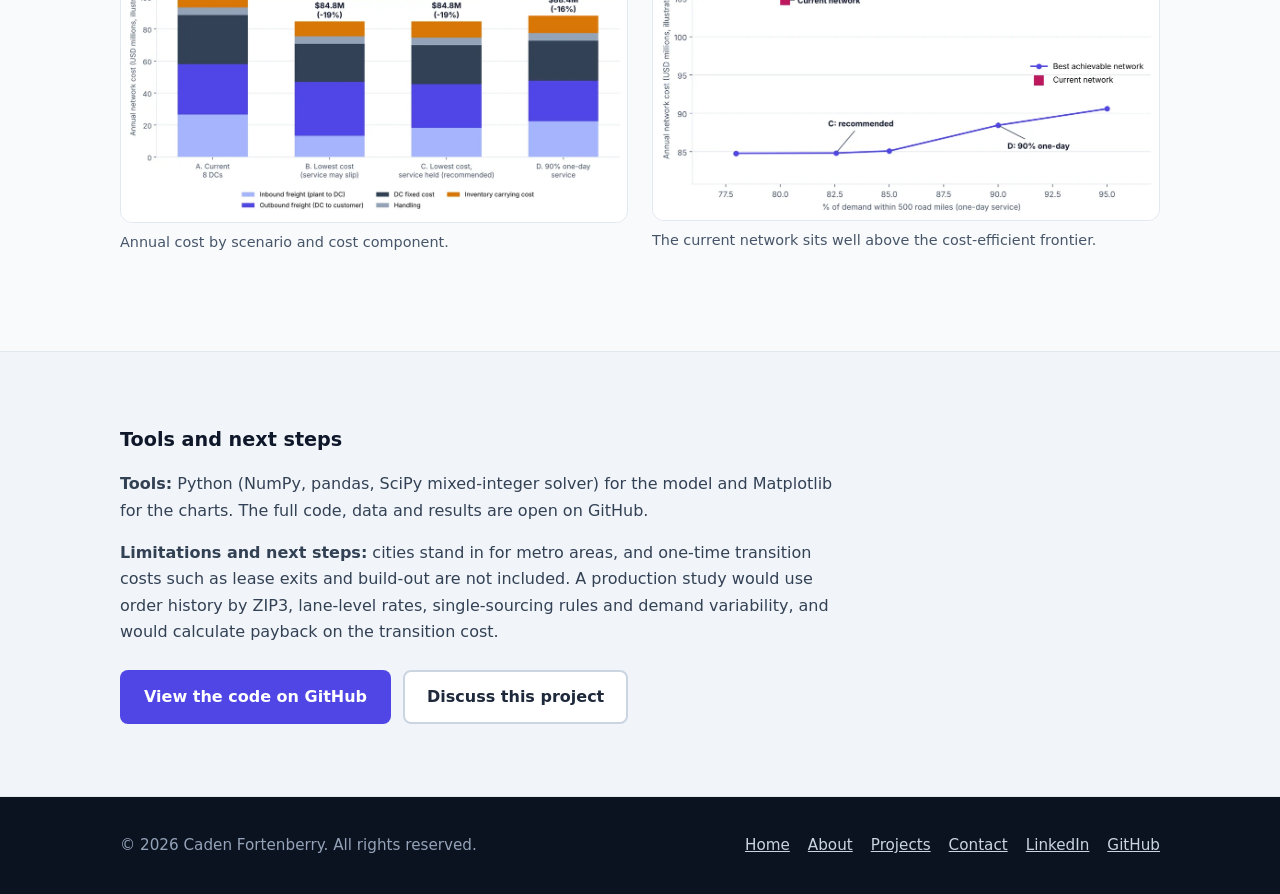
<file: projects.html>
<!DOCTYPE html>
<html lang="en">
<head>
  <meta charset="utf-8">
  <meta name="viewport" content="width=device-width, initial-scale=1">
  <title>Projects | Caden Fortenberry | Supply Chain Analytics</title>
  <meta name="description" content="Supply chain analytics case study by Caden Fortenberry: redesigning a distribution network with an optimization model in Python.">
  <link rel="canonical" href="https://cadenfortenberry.com/projects.html">
  <meta name="author" content="Caden Fortenberry">
  <meta name="robots" content="index, follow">
  <meta name="theme-color" content="#0f172a">

  <meta property="og:type" content="website">
  <meta property="og:site_name" content="Caden Fortenberry">
  <meta property="og:title" content="Projects | Caden Fortenberry | Supply Chain Analytics">
  <meta property="og:description" content="Case study: redesigning a distribution network with an optimization model in Python.">
  <meta property="og:url" content="https://cadenfortenberry.com/projects.html">
  <meta property="og:image" content="https://cadenfortenberry.com/images/og-image.jpg">
  <meta property="og:image:width" content="1200">
  <meta property="og:image:height" content="630">
  <meta property="og:image:alt" content="Caden Fortenberry, Supply Chain Analytics">
  <meta name="twitter:card" content="summary_large_image">
  <meta name="twitter:title" content="Projects | Caden Fortenberry | Supply Chain Analytics">
  <meta name="twitter:description" content="Case study: redesigning a distribution network with an optimization model in Python.">
  <meta name="twitter:image" content="https://cadenfortenberry.com/images/og-image.jpg">

  <link rel="icon" href="/favicon.ico" sizes="48x48">
  <link rel="icon" href="/favicon.svg" type="image/svg+xml">
  <link rel="icon" href="/favicon-96x96.png" type="image/png" sizes="96x96">
  <link rel="apple-touch-icon" href="/apple-touch-icon.png">
  <link rel="stylesheet" href="styles.css">

  <script type="application/ld+json">
  {
    "@context": "https://schema.org",
    "@graph": [
      {
        "@type": "CollectionPage",
        "@id": "https://cadenfortenberry.com/projects.html#webpage",
        "url": "https://cadenfortenberry.com/projects.html",
        "name": "Projects | Caden Fortenberry | Supply Chain Analytics",
        "isPartOf": { "@id": "https://cadenfortenberry.com/#website" },
        "about": { "@id": "https://cadenfortenberry.com/#person" }
      },
      {
        "@type": "SoftwareSourceCode",
        "name": "Distribution Network Redesign: A Public-Data Case Study",
        "description": "A mixed-integer network optimization model in Python covering plants, distribution centers, capacities, service targets, inventory and handling costs, using public Census data and illustrative costs.",
        "codeRepository": "https://github.com/cadenfortenberry/network-optimization-case-study",
        "programmingLanguage": "Python",
        "license": "https://opensource.org/licenses/MIT",
        "author": { "@id": "https://cadenfortenberry.com/#person" }
      },
      {
        "@type": "Person",
        "@id": "https://cadenfortenberry.com/#person",
        "name": "Caden Fortenberry",
        "url": "https://cadenfortenberry.com/",
        "image": "https://cadenfortenberry.com/images/caden-fortenberry.jpg",
        "jobTitle": "Supply Chain Analytics Manager",
        "description": "Supply chain analytics manager who turns supply chain data into measurable cost savings and better decisions across logistics analytics and network optimization.",
        "alumniOf": {
          "@type": "CollegeOrUniversity",
          "name": "Texas A&M University"
        },
        "knowsAbout": [
          "Supply Chain Analytics",
          "Network Optimization",
          "Logistics Analytics",
          "Inventory Optimization",
          "Labor Management",
          "Continuous Improvement",
          "SQL",
          "Python",
          "Power BI",
          "Tableau"
        ],
        "sameAs": [
          "https://www.linkedin.com/in/caden-fortenberry",
          "https://github.com/cadenfortenberry"
        ]
      }
    ]
  }
  </script>
</head>
<body>
  <a class="skip-link" href="#main">Skip to main content</a>

  <header class="site-header">
    <div class="container nav">
      <a class="brand" href="index.html">Caden Fortenberry</a>
      <nav aria-label="Main navigation">
        <ul class="nav-links">
          <li><a href="index.html">Home</a></li>
          <li><a href="about.html">About</a></li>
          <li><a href="projects.html" aria-current="page">Projects</a></li>
          <li><a href="contact.html">Contact</a></li>
        </ul>
      </nav>
    </div>
  </header>

  <main id="main">
    <div class="page-hero">
      <div class="container">
        <p class="eyebrow">Projects</p>
        <h1>Caden Fortenberry's Supply Chain Analytics Projects</h1>
        <p>Hands-on case studies by Caden Fortenberry, built with public data so the full method and code can be shared openly.</p>
      </div>
    </div>

    <section aria-labelledby="case-heading">
      <div class="container">
        <p class="eyebrow" style="color: var(--indigo-600);">Case study</p>
        <h2 class="section-title" id="case-heading">Redesigning a Distribution Network</h2>
        <p class="section-intro">A manufacturer with four plants and an eight-DC legacy network asks whether to keep it or redesign it. I built an optimization model to find the lowest-cost network that doesn't hurt customer service.</p>

        <div class="stats">
          <div class="stat"><span class="num">19%</span><span class="label">Lower modeled annual cost than the current network (about $19.9M)</span></div>
          <div class="stat"><span class="num">8 to 6</span><span class="label">Distribution centers, with DC capacity utilization up from 67% to 83%</span></div>
          <div class="stat"><span class="num">80% to 83%</span><span class="label">Demand within one-day delivery range: service improves while cost falls</span></div>
        </div>
        <p class="note">The company, plants, costs and volumes are fictional and illustrative. Customer locations and population come from public 2020 U.S. Census data.</p>
      </div>
    </section>

    <section class="band" aria-labelledby="problem-heading">
      <div class="container">
        <div class="case-block">
          <h3 id="problem-heading">The problem</h3>
          <p>Real network decisions are trade-offs. More distribution centers (DCs) shorten the last mile and speed up delivery, but add fixed cost, spread inventory thinner and complicate inbound freight from the plants. The question: what is the cheapest network that still serves customers at least as well as today?</p>

          <h3>The approach</h3>
          <ul>
            <li><strong>Network:</strong> 4 plants supply DCs, which supply customers in the 59 largest continental U.S. cities, with capacity limits at every plant and DC.</li>
            <li><strong>Decisions:</strong> which DC sites to open, at what size (small or large, with economies of scale), and how freight flows from plants to DCs to customers.</li>
            <li><strong>Costs:</strong> inbound and outbound freight, DC fixed cost, handling, and inventory carrying cost that grows with the square root of throughput, which captures the safety stock benefit of consolidating sites.</li>
            <li><strong>Service:</strong> a constraint on the share of demand within one-day delivery range (500 road miles).</li>
            <li><strong>Scenarios:</strong> the current network, lowest cost, lowest cost with today's service held, and a 90% one-day service target.</li>
          </ul>
        </div>

        <div class="netmap" id="netmap" data-src="data/network-map.json">
          <div class="netmap-app" hidden>
            <div class="netmap-bar">
              <div class="netmap-toggle" role="group" aria-label="Network scenario">
                <button type="button" class="netmap-btn" data-scenario="baseline" aria-pressed="true">Baseline</button>
                <button type="button" class="netmap-btn" data-scenario="optimized" aria-pressed="false">Optimized</button>
              </div>
              <dl class="netmap-kpis" aria-live="polite">
                <div><dt>Annual cost</dt><dd data-kpi="cost"></dd></div>
                <div><dt>Savings</dt><dd data-kpi="savings"></dd></div>
                <div><dt>DCs</dt><dd data-kpi="dcs"></dd></div>
                <div><dt>One-day service</dt><dd data-kpi="service"></dd></div>
              </dl>
            </div>
            <figure class="netmap-figure">
              <div class="netmap-stage" data-stage></div>
              <ul class="netmap-legend" aria-hidden="true">
                <li><svg viewBox="-13 -13 26 26" width="20" height="20"><path class="nm-plant-shape" d="M-11 8V-2L-5-6V-2L1-6V-2L7-6V-11H11V8Z"/></svg>Plant</li>
                <li><svg viewBox="-13 -13 26 26" width="20" height="20"><circle class="nm-dot" r="9"/></svg>Open DC (larger = Large)</li>
                <li><svg viewBox="-13 -13 26 26" width="20" height="20" class="is-closed"><circle class="nm-dot" r="9"/></svg>Closed DC</li>
                <li><svg viewBox="-13 -13 26 26" width="20" height="20"><circle class="nm-cust-key" r="5"/></svg>Customer zone (size = demand)</li>
                <li><svg viewBox="0 0 30 10" width="30" height="10"><path class="nm-flow nm-inbound" d="M1 5H29" stroke-width="3" fill="none"/></svg>Plant to DC</li>
                <li><svg viewBox="0 0 30 10" width="30" height="10"><path class="nm-flow nm-outbound" d="M1 5H29" stroke-width="3" fill="none"/></svg>DC to customer (width = volume)</li>
              </ul>
              <figcaption data-caption="baseline">Current network: eight DCs, many small and some far from the plants that supply them.</figcaption>
              <figcaption data-caption="optimized" hidden>Recommended network: six DCs, with most placed next to plants to cut inbound freight.</figcaption>
            </figure>
            <p class="netmap-sr" id="netmap-desc"></p>
          </div>
          <noscript>
            <div class="figure-grid">
              <figure>
                <img src="images/network-map-baseline.webp" width="1100" height="682" alt="Map of the continental U.S. showing the current network of eight distribution centers, four plants and the customers each center serves" loading="lazy">
                <figcaption>Current network: eight DCs, many small and some far from the plants that supply them.</figcaption>
              </figure>
              <figure>
                <img src="images/network-map-optimized.webp" width="1100" height="682" alt="Map of the continental U.S. showing the recommended network of six distribution centers, four plants and the customers each center serves" loading="lazy">
                <figcaption>Recommended network: six DCs, with most placed next to plants to cut inbound freight.</figcaption>
              </figure>
            </div>
          </noscript>
        </div>
      </div>
    </section>

    <section aria-labelledby="results-heading">
      <div class="container">
        <div class="case-block">
          <h3 id="results-heading">What the model found</h3>
        </div>

        <div class="table-wrap">
          <table class="scenarios">
            <caption>Scenario comparison (illustrative annual cost)</caption>
            <thead>
              <tr><th scope="col">Scenario</th><th scope="col">DCs</th><th scope="col">Annual cost</th><th scope="col">vs. current</th><th scope="col">One-day coverage</th></tr>
            </thead>
            <tbody>
              <tr><td>A. Current network</td><td>8</td><td>$104.7M</td><td>n/a</td><td>80.2%</td></tr>
              <tr><td>B. Lowest cost, service may slip</td><td>5</td><td>$84.8M</td><td>-19%</td><td>78.0%</td></tr>
              <tr class="highlight"><td>C. Lowest cost, service held (recommended)</td><td>6</td><td>$84.8M</td><td>-19%</td><td>82.6%</td></tr>
              <tr><td>D. 90% one-day service</td><td>7</td><td>$88.4M</td><td>-16%</td><td>90.0%</td></tr>
            </tbody>
          </table>
        </div>

        <div class="case-block">
          <ul>
            <li><strong>Where the saving comes from:</strong> fixed DC cost falls from $30.8M to $24.4M, inbound freight from $26.7M to $18.2M, outbound freight from $31.4M to $27.4M and inventory cost from $11.2M to $10.1M.</li>
            <li><strong>Plant-attached DCs win:</strong> placing DCs in the same cities as plants removes inbound transfer freight for local volume, and the model chose this for most of the network.</li>
            <li><strong>Holding service is nearly free:</strong> scenarios B and C cost the same to the nearest $0.1M, so there is no reason to let service slip. Raising one-day coverage to 90% costs about $3.6M more per year, and 95% about $5.8M more.</li>
            <li><strong>The transition:</strong> close six sites (Columbus, Dallas, Denver, Philadelphia, Phoenix, Seattle), resize Atlanta, keep Los Angeles, and open four (New York, Fort Worth, Indianapolis, Sacramento).</li>
            <li><strong>Robust to cost assumptions:</strong> with DC fixed costs from 25% lower to 50% higher, the saving stays near 19% and the best network is five or six DCs.</li>
          </ul>
        </div>

        <div class="figure-grid two">
          <figure>
            <img src="images/network-cost-tradeoff.webp" width="1100" height="616" alt="Stacked bar chart of annual network cost by scenario, split into inbound freight, outbound freight, DC fixed cost, handling and inventory" loading="lazy">
            <figcaption>Annual cost by scenario and cost component.</figcaption>
          </figure>
          <figure>
            <img src="images/network-service-coverage.webp" width="1100" height="611" alt="Line chart of annual network cost against the share of demand within one-day delivery range, showing the current network above the cost-efficient frontier" loading="lazy">
            <figcaption>The current network sits well above the cost-efficient frontier.</figcaption>
          </figure>
        </div>
      </div>
    </section>

    <section class="band" aria-labelledby="next-heading">
      <div class="container">
        <div class="case-block">
          <h3 id="next-heading">Tools and next steps</h3>
          <p><strong>Tools:</strong> Python (NumPy, pandas, SciPy mixed-integer solver) for the model and Matplotlib for the charts. The full code, data and results are open on GitHub.</p>
          <p><strong>Limitations and next steps:</strong> cities stand in for metro areas, and one-time transition costs such as lease exits and build-out are not included. A production study would use order history by ZIP3, lane-level rates, single-sourcing rules and demand variability, and would calculate payback on the transition cost.</p>
        </div>
        <div class="btn-row" style="margin-top: 24px;">
          <a class="btn btn-primary" href="https://github.com/cadenfortenberry/network-optimization-case-study" rel="noopener" target="_blank">View the code on GitHub</a>
          <a class="btn btn-outline" href="contact.html">Discuss this project</a>
        </div>
      </div>
    </section>
  </main>

  <footer class="site-footer">
    <div class="container footer-grid">
      <p class="copyright">&copy; 2026 Caden Fortenberry. All rights reserved.</p>
      <ul class="footer-links">
        <li><a href="index.html">Home</a></li>
        <li><a href="about.html">About</a></li>
        <li><a href="projects.html">Projects</a></li>
        <li><a href="contact.html">Contact</a></li>
        <li><a href="https://www.linkedin.com/in/caden-fortenberry" rel="me noopener" target="_blank">LinkedIn</a></li>
        <li><a href="https://github.com/cadenfortenberry" rel="me noopener" target="_blank">GitHub</a></li>
      </ul>
    </div>
  </footer>
  <script src="js/network-map.js" defer></script>
</body>
</html>
</file>
<file: styles.css>
/* Caden Fortenberry personal website - shared styles for all pages */
:root {
  --slate-950: #0b1220;
  --slate-900: #0f172a;
  --slate-800: #1e293b;
  --slate-700: #334155;
  --slate-600: #475569;
  --slate-300: #cbd5e1;
  --slate-200: #e2e8f0;
  --slate-100: #f1f5f9;
  --slate-50: #f8fafc;
  --indigo-600: #4f46e5;
  --indigo-500: #6366f1;
  --indigo-300: #a5b4fc;
  --max: 1080px;
  --font: Inter, ui-sans-serif, system-ui, -apple-system, "Segoe UI", Roboto, Helvetica, Arial, sans-serif;
}

*, *::before, *::after { box-sizing: border-box; }
html { scroll-behavior: smooth; }
body {
  margin: 0;
  font-family: var(--font);
  color: var(--slate-800);
  background: var(--slate-50);
  line-height: 1.65;
  -webkit-font-smoothing: antialiased;
}
img { max-width: 100%; height: auto; display: block; }
a { color: var(--indigo-600); }
a:hover { color: var(--indigo-500); }
:focus-visible { outline: 3px solid var(--indigo-500); outline-offset: 3px; border-radius: 4px; }

.container { width: 100%; max-width: var(--max); margin: 0 auto; padding: 0 20px; }

.skip-link {
  position: absolute; left: -9999px; top: 8px;
  background: #fff; color: var(--slate-900); padding: 8px 14px; border-radius: 6px; z-index: 100;
}
.skip-link:focus { left: 8px; }

/* Header */
.site-header {
  position: sticky; top: 0; z-index: 50;
  background: rgba(15, 23, 42, 0.96);
  backdrop-filter: blur(8px);
  border-bottom: 1px solid var(--slate-800);
}
.nav { display: flex; align-items: center; justify-content: space-between; gap: 12px; min-height: 60px; flex-wrap: wrap; padding-top: 8px; padding-bottom: 8px; }
.brand { color: #fff; font-weight: 700; text-decoration: none; letter-spacing: -0.01em; }
.brand:hover { color: var(--indigo-300); }
.nav-links { display: flex; gap: 4px; list-style: none; margin: 0; padding: 0; flex-wrap: wrap; }
.nav-links a {
  display: block; padding: 8px 12px; color: var(--slate-300);
  text-decoration: none; font-size: 0.95rem; font-weight: 500; border-radius: 6px;
}
.nav-links a:hover { color: #fff; background: var(--slate-800); }
.nav-links a[aria-current="page"] { color: #fff; background: var(--indigo-600); }

/* Hero */
.hero { background: linear-gradient(180deg, var(--slate-900) 0%, var(--slate-800) 100%); color: #fff; padding: 56px 0 64px; }
.hero-grid { display: grid; gap: 36px; align-items: center; }
.eyebrow { color: var(--indigo-300); font-weight: 600; font-size: 0.85rem; letter-spacing: 0.12em; text-transform: uppercase; margin: 0 0 12px; }
.hero h1 { font-size: clamp(2.2rem, 7vw, 3.6rem); line-height: 1.1; margin: 0 0 8px; letter-spacing: -0.02em; }
.hero h1 .role { display: block; color: var(--indigo-300); font-size: 0.55em; font-weight: 600; margin-top: 10px; letter-spacing: -0.01em; }
.hero p.lead { font-size: 1.1rem; color: var(--slate-200); max-width: 60ch; margin: 18px 0 28px; }
.hero-photo { width: 100%; max-width: 300px; border-radius: 20px; border: 1px solid var(--slate-700); box-shadow: 0 20px 40px rgba(0,0,0,0.35); }

.btn-row { display: flex; gap: 12px; flex-wrap: wrap; }
.btn {
  display: inline-block; padding: 12px 22px; border-radius: 8px; font-weight: 600;
  text-decoration: none; border: 2px solid transparent; font-size: 1rem;
}
.btn-primary { background: var(--indigo-600); color: #fff; }
.btn-primary:hover { background: var(--indigo-500); color: #fff; }
.btn-secondary { border-color: var(--slate-600); color: #fff; }
.btn-secondary:hover { border-color: var(--indigo-300); color: #fff; }

/* Sections */
section { padding: 56px 0; }
.section-title { font-size: clamp(1.5rem, 4vw, 2rem); margin: 0 0 8px; color: var(--slate-900); letter-spacing: -0.01em; }
.section-intro { color: var(--slate-600); max-width: 62ch; margin: 0 0 32px; }

.cards { display: grid; gap: 20px; }
.card { background: #fff; border: 1px solid var(--slate-200); border-radius: 14px; padding: 26px; }
.card .icon {
  width: 44px; height: 44px; border-radius: 10px; background: var(--slate-900);
  color: var(--indigo-300); display: grid; place-items: center; margin-bottom: 16px;
}
.card .icon svg { width: 24px; height: 24px; }
.card h3 { margin: 0 0 8px; font-size: 1.15rem; color: var(--slate-900); }
.card p { margin: 0; color: var(--slate-600); }

.band { background: var(--slate-100); border-top: 1px solid var(--slate-200); border-bottom: 1px solid var(--slate-200); }
.tool-list { display: flex; flex-wrap: wrap; gap: 10px; list-style: none; margin: 0; padding: 0; }
.tool-list li { background: #fff; border: 1px solid var(--slate-200); border-radius: 999px; padding: 6px 16px; font-size: 0.95rem; font-weight: 500; color: var(--slate-700); }

.cta { background: var(--slate-900); color: #fff; text-align: center; }
.cta h2 { margin: 0 0 12px; font-size: clamp(1.5rem, 4vw, 2rem); }
.cta p { color: var(--slate-300); max-width: 56ch; margin: 0 auto 24px; }
.cta .btn-row { justify-content: center; }

/* Footer */
.site-footer { background: var(--slate-950); color: var(--slate-300); padding: 36px 0; font-size: 0.95rem; }
.footer-grid { display: grid; gap: 20px; }
.site-footer a { color: var(--slate-300); }
.site-footer a:hover { color: #fff; }
.footer-links { list-style: none; margin: 0; padding: 0; display: flex; flex-wrap: wrap; gap: 6px 18px; }
.copyright { color: #94a3b8; margin: 0; }

@media (min-width: 720px) {
  .hero { padding: 80px 0 88px; }
  .hero-grid { grid-template-columns: 1.4fr 1fr; gap: 56px; }
  .hero-photo { justify-self: end; max-width: 340px; }
  .cards { grid-template-columns: repeat(3, 1fr); }
  .footer-grid { grid-template-columns: 1fr auto; align-items: center; }
  section { padding: 72px 0; }
}

@media (prefers-reduced-motion: reduce) { html { scroll-behavior: auto; } }

/* About page */
.page-hero { background: linear-gradient(180deg, var(--slate-900) 0%, var(--slate-800) 100%); color: #fff; padding: 48px 0 56px; }
.page-hero h1 { font-size: clamp(2rem, 6vw, 3rem); line-height: 1.15; margin: 0 0 12px; letter-spacing: -0.02em; }
.page-hero p { color: var(--slate-200); max-width: 62ch; margin: 0; font-size: 1.1rem; }

.about-grid { display: grid; gap: 32px; }
.about-photo { width: 100%; max-width: 280px; border-radius: 16px; border: 1px solid var(--slate-200); }
.prose p { margin: 0 0 18px; max-width: 68ch; }
.prose p:last-child { margin-bottom: 0; }

.timeline { list-style: none; margin: 0; padding: 0; border-left: 3px solid var(--slate-200); }
.timeline li { position: relative; padding: 0 0 32px 24px; }
.timeline li:last-child { padding-bottom: 0; }
.timeline li::before {
  content: ""; position: absolute; left: -9px; top: 6px; width: 15px; height: 15px;
  border-radius: 50%; background: var(--indigo-600); border: 3px solid var(--slate-50);
}
.timeline .when { color: var(--indigo-600); font-weight: 600; font-size: 0.9rem; margin: 0 0 2px; }
.timeline h3 { margin: 0 0 2px; font-size: 1.15rem; color: var(--slate-900); }
.timeline .where { color: var(--slate-600); margin: 0 0 10px; font-size: 0.95rem; }
.timeline ul { margin: 0; padding-left: 20px; color: var(--slate-700); }
.timeline ul li { padding: 0 0 6px 0; position: static; }
.timeline ul li::before { content: none; }

.two-col { display: grid; gap: 20px; }
.edu { background: #fff; border: 1px solid var(--slate-200); border-radius: 14px; padding: 26px; }
.edu h3 { margin: 0 0 4px; color: var(--slate-900); font-size: 1.15rem; }
.edu p { margin: 0; color: var(--slate-600); }

@media (min-width: 720px) {
  .about-grid { grid-template-columns: 280px 1fr; gap: 56px; align-items: start; }
  .two-col { grid-template-columns: 1fr 1fr; }
}

/* Contact page */
.contact-grid { display: grid; gap: 32px; }
.contact-form { background: #fff; border: 1px solid var(--slate-200); border-radius: 14px; padding: 26px; }
.field { margin-bottom: 18px; }
.field label { display: block; font-weight: 600; color: var(--slate-900); margin-bottom: 6px; font-size: 0.95rem; }
.field input, .field textarea {
  width: 100%; font: inherit; color: var(--slate-900); background: var(--slate-50);
  border: 1px solid var(--slate-300); border-radius: 8px; padding: 12px 14px;
}
.field textarea { min-height: 160px; resize: vertical; }
.field input:focus, .field textarea:focus { outline: 3px solid var(--indigo-500); outline-offset: 1px; border-color: var(--indigo-500); }
.contact-form button.btn { cursor: pointer; font-family: inherit; }
.contact-form button[disabled] { opacity: 0.6; cursor: wait; }
.honeypot { position: absolute; left: -9999px; height: 0; width: 0; overflow: hidden; }
.form-status { margin: 16px 0 0; font-weight: 500; min-height: 1.5em; }
.form-status.ok { color: #047857; }
.form-status.err { color: #b91c1c; }
.contact-side .card { margin-bottom: 20px; }
.contact-side .card:last-child { margin-bottom: 0; }
.contact-side a { font-weight: 600; word-break: break-word; }

@media (min-width: 720px) {
  .contact-grid { grid-template-columns: 1.4fr 1fr; gap: 40px; align-items: start; }
}

/* Projects page */
.btn-outline { border-color: var(--slate-300); color: var(--slate-800); background: #fff; }
.btn-outline:hover { border-color: var(--indigo-600); color: var(--indigo-600); }
.case-meta { display: flex; flex-wrap: wrap; gap: 8px; margin: 16px 0 0; padding: 0; list-style: none; }
.case-meta li { background: var(--slate-800); color: var(--slate-200); border: 1px solid var(--slate-700); border-radius: 999px; padding: 4px 14px; font-size: 0.85rem; }

.stats { display: grid; gap: 16px; margin: 0 0 8px; }
.stat { background: #fff; border: 1px solid var(--slate-200); border-radius: 14px; padding: 22px; }
.stat .num { display: block; font-size: 2rem; font-weight: 700; color: var(--indigo-600); line-height: 1.1; letter-spacing: -0.02em; }
.stat .label { display: block; margin-top: 6px; color: var(--slate-600); font-size: 0.95rem; }

.case-block { max-width: 70ch; }
.case-block h3 { margin: 28px 0 8px; color: var(--slate-900); font-size: 1.2rem; }
.case-block h3:first-child { margin-top: 0; }
.case-block p, .case-block li { color: var(--slate-700); }
.case-block ul { padding-left: 20px; margin: 0 0 16px; }
.case-block li { margin-bottom: 6px; }

figure { margin: 0; }
figure img { width: 100%; border: 1px solid var(--slate-200); border-radius: 12px; background: #fff; }
figcaption { color: var(--slate-600); font-size: 0.9rem; margin-top: 8px; }
.figure-grid { display: grid; gap: 24px; margin: 24px 0; }
.note { background: var(--slate-100); border-left: 4px solid var(--indigo-600); border-radius: 8px; padding: 14px 18px; color: var(--slate-700); font-size: 0.95rem; max-width: 70ch; }

@media (min-width: 720px) {
  .stats { grid-template-columns: repeat(3, 1fr); }
  .figure-grid.two { grid-template-columns: 1fr 1fr; }
}

/* Scenario table */
.table-wrap { overflow-x: auto; margin: 24px 0; border: 1px solid var(--slate-200); border-radius: 12px; background: #fff; }
table.scenarios { width: 100%; border-collapse: collapse; font-size: 0.95rem; min-width: 560px; }
table.scenarios caption { text-align: left; padding: 14px 16px 0; color: var(--slate-600); font-size: 0.9rem; }
table.scenarios th, table.scenarios td { padding: 12px 16px; text-align: left; border-bottom: 1px solid var(--slate-200); }
table.scenarios th { color: var(--slate-900); font-weight: 600; background: var(--slate-50); }
table.scenarios tr:last-child td { border-bottom: 0; }
table.scenarios tr.highlight td { background: #eef2ff; font-weight: 600; color: var(--slate-900); }

/* ===== Network map (projects page, js/network-map.js) ===== */
.netmap { --nm-amber: #b45309; position: relative; margin: 24px 0; max-width: 100%; }
.netmap-bar { display: flex; flex-wrap: wrap; align-items: center; gap: 12px 24px; margin-bottom: 14px; }
.netmap-toggle { display: inline-flex; border: 2px solid var(--indigo-600); border-radius: 999px; overflow: hidden; background: #fff; }
.netmap-btn {
  font: inherit; font-weight: 600; font-size: 0.95rem; color: var(--indigo-600); background: #fff;
  border: 0; padding: 9px 20px; min-height: 44px; cursor: pointer;
}
.netmap-btn[aria-pressed="true"] { background: var(--indigo-600); color: #fff; }
.netmap-btn:not([aria-pressed="true"]):hover { background: #eef2ff; }
.netmap-btn:focus-visible { outline-offset: -3px; }
.netmap-kpis { display: flex; flex-wrap: wrap; gap: 6px 22px; margin: 0; }
.netmap-kpis div { min-width: 0; }
.netmap-kpis dt { font-size: 0.75rem; color: var(--slate-600); text-transform: uppercase; letter-spacing: 0.06em; }
.netmap-kpis dd { margin: 0; font-weight: 700; color: var(--slate-900); font-size: 1.05rem; }
.netmap-stage {
  position: relative; background: var(--slate-100); border: 1px solid var(--slate-200);
  border-radius: 12px; overflow: hidden; text-align: center; line-height: 0;
}
.netmap-stage svg { display: block; width: 100%; height: auto; max-height: 420px; margin: 0 auto; touch-action: manipulation; }
.nm-land { fill: #fff; stroke: var(--slate-300); stroke-width: 1.5; stroke-linejoin: round; }
.nm-hit { fill: transparent; }
.nm-dot, .nm-cust-key { fill: var(--slate-600); fill-opacity: 0.55; stroke: #fff; stroke-width: 1; }
.nm-dc .nm-dot, .netmap-legend .nm-dot { fill: var(--indigo-600); fill-opacity: 1; stroke: #fff; stroke-width: 2.5; transition: r 0.3s, fill 0.3s, opacity 0.3s; }
.nm-dc.is-closed .nm-dot, .netmap-legend .is-closed .nm-dot {
  fill: #fff; fill-opacity: 0.9; stroke: var(--slate-600); stroke-width: 2; stroke-dasharray: 3 3; opacity: 0.55;
}
.nm-plant-shape { fill: var(--nm-amber); stroke: #fff; stroke-width: 1.8; stroke-linejoin: round; }
.nm-stem { stroke: var(--nm-amber); stroke-width: 2; stroke-linecap: round; }
.nm-flow { fill: none; stroke-linecap: round; }
.nm-flow.nm-inbound { stroke: var(--nm-amber); stroke-opacity: 0.8; }
.nm-flow.nm-outbound { stroke: var(--indigo-500); stroke-opacity: 0.55; }
.nm-label { font: 600 13px var(--font); fill: var(--slate-900); paint-order: stroke; stroke: #fff; stroke-width: 3px; stroke-linejoin: round; pointer-events: none; transition: opacity 0.3s; }
.nm-label.is-closed { opacity: 0; }
.nm-dc, .nm-plant, .nm-cust { cursor: pointer; outline: none; }
.nm-dc:focus-visible .nm-dot { stroke: var(--slate-900); }
.nm-dc:focus-visible .nm-hit, .nm-plant:focus-visible .nm-hit { stroke: var(--indigo-500); stroke-width: 3; }
.nm-plant:focus-visible .nm-plant-shape { stroke: var(--slate-900); stroke-width: 2.5; }
.netmap-tip {
  position: absolute; z-index: 5; transform: translate(-50%, -100%); pointer-events: none;
  background: var(--slate-900); color: #fff; border-radius: 8px; padding: 8px 12px;
  font-size: 0.85rem; line-height: 1.4; max-width: 240px; text-align: left; box-shadow: 0 6px 18px rgba(15, 23, 42, 0.3);
}
.netmap-tip.is-below { transform: translate(-50%, 0); }
.netmap-tip[hidden] { display: none; }
.netmap-tip strong, .netmap-tip span { display: block; }
.netmap-tip span { color: var(--slate-200); }
.netmap-legend { display: flex; flex-wrap: wrap; gap: 8px 18px; list-style: none; margin: 12px 0 0; padding: 0; font-size: 0.85rem; color: var(--slate-700); }
.netmap-legend li { display: inline-flex; align-items: center; gap: 6px; }
.netmap-legend svg { flex: none; overflow: visible; }
.netmap-sr { position: absolute; width: 1px; height: 1px; margin: -1px; padding: 0; overflow: hidden; clip: rect(0 0 0 0); white-space: nowrap; border: 0; }
@media (max-width: 560px) {
  .nm-label { display: none; }
  .netmap-kpis { gap: 6px 16px; }
}
@media (prefers-reduced-motion: reduce) {
  .nm-dc .nm-dot, .nm-label, .netmap-legend .nm-dot { transition: none; }
}
</file>
